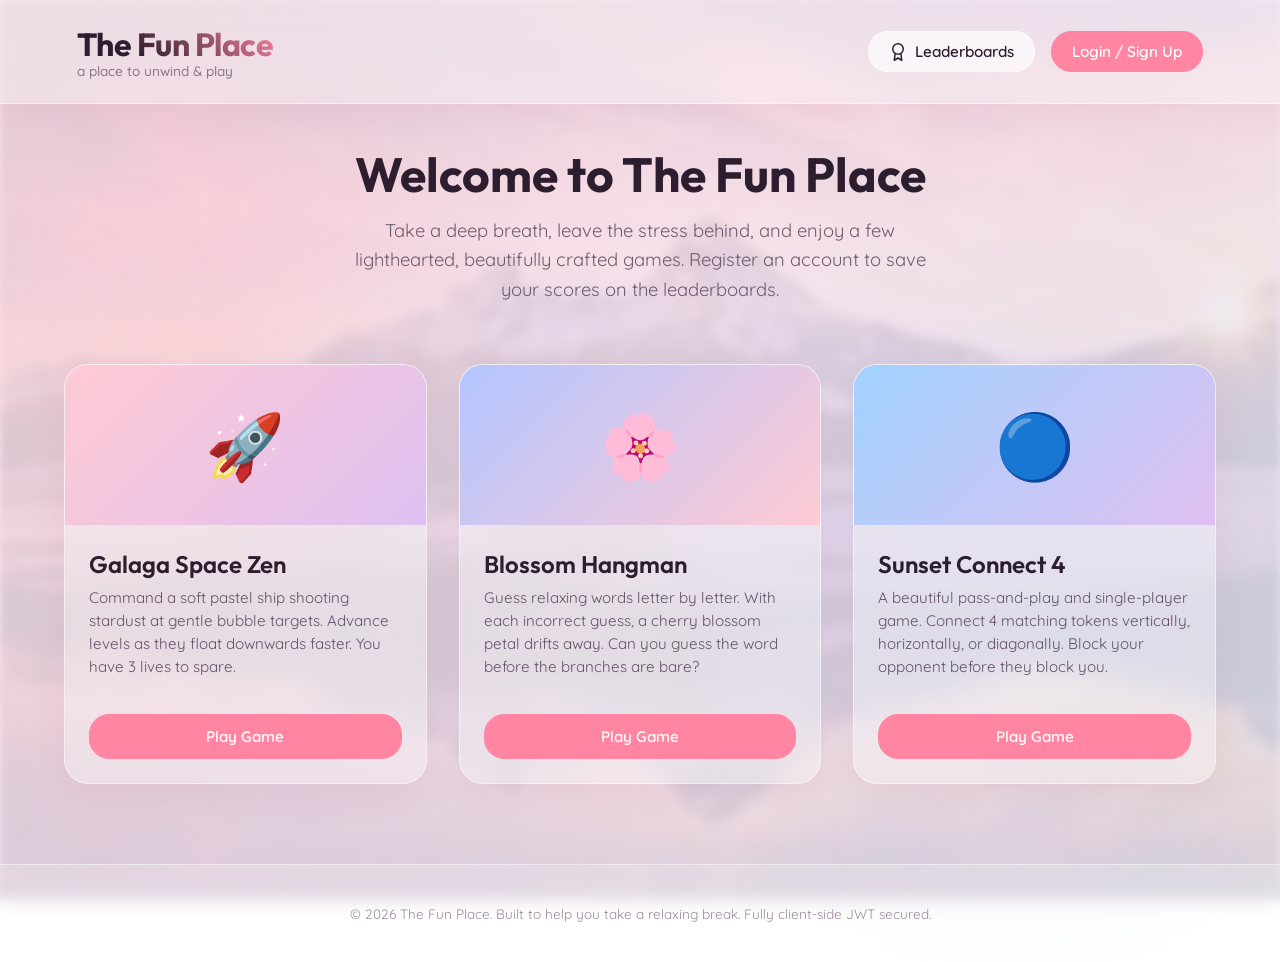
<file: index.html>
<!DOCTYPE html>
<html lang="en">
<head>
    <meta charset="UTF-8">
    <meta name="viewport" content="width=device-width, initial-scale=1.0">
    <title>The Fun Place | Relaxing Web Arcade</title>
    <link rel="stylesheet" href="style.css">
</head>
<body>
    <!-- Ambient backgrounds for relaxing visual depth -->
    <div class="ambient-glow-1"></div>
    <div class="ambient-glow-2"></div>

    <!-- Arcade Header -->
    <header>
        <div class="logo-section" id="logo-btn">
            <h1>The Fun Place</h1>
            <p>a place to unwind & play</p>
        </div>
        <div class="auth-nav">
            <button class="btn-glass" id="leaderboard-btn">
                <svg width="18" height="18" viewBox="0 0 24 24" fill="none" stroke="currentColor" stroke-width="2" stroke-linecap="round" stroke-linejoin="round"><circle cx="12" cy="8" r="7"></circle><polyline points="8.21 13.89 7 23 12 20 17 23 15.79 13.88"></polyline></svg>
                Leaderboards
            </button>
            <div id="auth-status-container">
                <!-- Dynamically populated by main.js -->
                <button class="btn-glass primary" id="login-btn">Login / Sign Up</button>
            </div>
        </div>
    </header>

    <!-- Main Content -->
    <main class="fade-in">
        <section class="hero-section">
            <h2 class="hero-title">Welcome to The Fun Place</h2>
            <p class="hero-subtitle">Take a deep breath, leave the stress behind, and enjoy a few lighthearted, beautifully crafted games. Register an account to save your scores on the leaderboards.</p>
        </section>

        <!-- Games Grid Selection -->
        <section class="games-grid">
            <!-- Game 1: Galaga -->
            <div class="game-card">
                <div class="game-card-banner">🚀</div>
                <div class="game-card-details">
                    <div>
                        <h3 class="game-title">Galaga Space Zen</h3>
                        <p class="game-description">Command a soft pastel ship shooting stardust at gentle bubble targets. Advance levels as they float downwards faster. You have 3 lives to spare.</p>
                    </div>
                    <div class="game-action">
                        <a href="games/galaga/index.html" class="btn-glass primary" style="text-align: center; text-decoration: none;">Play Game</a>
                    </div>
                </div>
            </div>

            <!-- Game 2: Hangman -->
            <div class="game-card">
                <div class="game-card-banner">🌸</div>
                <div class="game-card-details">
                    <div>
                        <h3 class="game-title">Blossom Hangman</h3>
                        <p class="game-description">Guess relaxing words letter by letter. With each incorrect guess, a cherry blossom petal drifts away. Can you guess the word before the branches are bare?</p>
                    </div>
                    <div class="game-action">
                        <a href="games/hangman/index.html" class="btn-glass primary" style="text-align: center; text-decoration: none;">Play Game</a>
                    </div>
                </div>
            </div>

            <!-- Game 3: Connect 4 -->
            <div class="game-card">
                <div class="game-card-banner">🔵</div>
                <div class="game-card-details">
                    <div>
                        <h3 class="game-title">Sunset Connect 4</h3>
                        <p class="game-description">A beautiful pass-and-play and single-player game. Connect 4 matching tokens vertically, horizontally, or diagonally. Block your opponent before they block you.</p>
                    </div>
                    <div class="game-action">
                        <a href="games/connect4/index.html" class="btn-glass primary" style="text-align: center; text-decoration: none;">Play Game</a>
                    </div>
                </div>
            </div>
        </section>
    </main>

    <!-- Modal: Auth (Login/Register) -->
    <div class="modal-overlay" id="auth-modal">
        <div class="modal-container">
            <div class="modal-header">
                <h3 class="modal-title" id="auth-modal-title">Sign In</h3>
                <button class="modal-close" id="auth-modal-close">&times;</button>
            </div>
            <div class="modal-body">
                <form id="auth-form">
                    <div class="form-group">
                        <label for="auth-username">Username</label>
                        <input type="text" id="auth-username" required placeholder="Choose a username..." autocomplete="username">
                    </div>
                    <div class="form-group">
                        <label for="auth-password">Password</label>
                        <input type="password" id="auth-password" required placeholder="Enter password..." autocomplete="current-password">
                    </div>
                    <div class="form-error" id="auth-error-msg"></div>
                    <button type="submit" class="btn-glass primary" id="auth-submit-btn" style="width: 100%; justify-content: center; padding: 12px; margin-top: 10px;">Sign In</button>
                    <p class="form-toggle-text" id="auth-toggle-container">
                        Don't have an account? <a href="#" id="auth-toggle-link">Sign Up</a>
                    </p>
                </form>
            </div>
        </div>
    </div>

    <!-- Modal: Leaderboard -->
    <div class="modal-overlay" id="leaderboard-modal">
        <div class="modal-container">
            <div class="modal-header">
                <h3 class="modal-title">Arcade Leaderboards</h3>
                <button class="modal-close" id="leaderboard-modal-close">&times;</button>
            </div>
            <div class="modal-body">
                <div class="leaderboard-tabs">
                    <button class="leaderboard-tab active" data-game="galaga">Galaga</button>
                    <button class="leaderboard-tab" data-game="hangman">Hangman</button>
                    <button class="leaderboard-tab" data-game="connect4">Connect 4</button>
                </div>
                <ul class="leaderboard-list" id="leaderboard-items">
                    <!-- Loaded dynamically via JavaScript -->
                </ul>
            </div>
        </div>
    </div>

    <!-- Toast Notification Area -->
    <div class="toast-container" id="toast-container"></div>

    <!-- Footer -->
    <footer>
        <p>&copy; 2026 The Fun Place. Built to help you take a relaxing break. Fully client-side JWT secured.</p>
    </footer>

    <script type="module" src="main.js"></script>
</body>
</html>
</file>
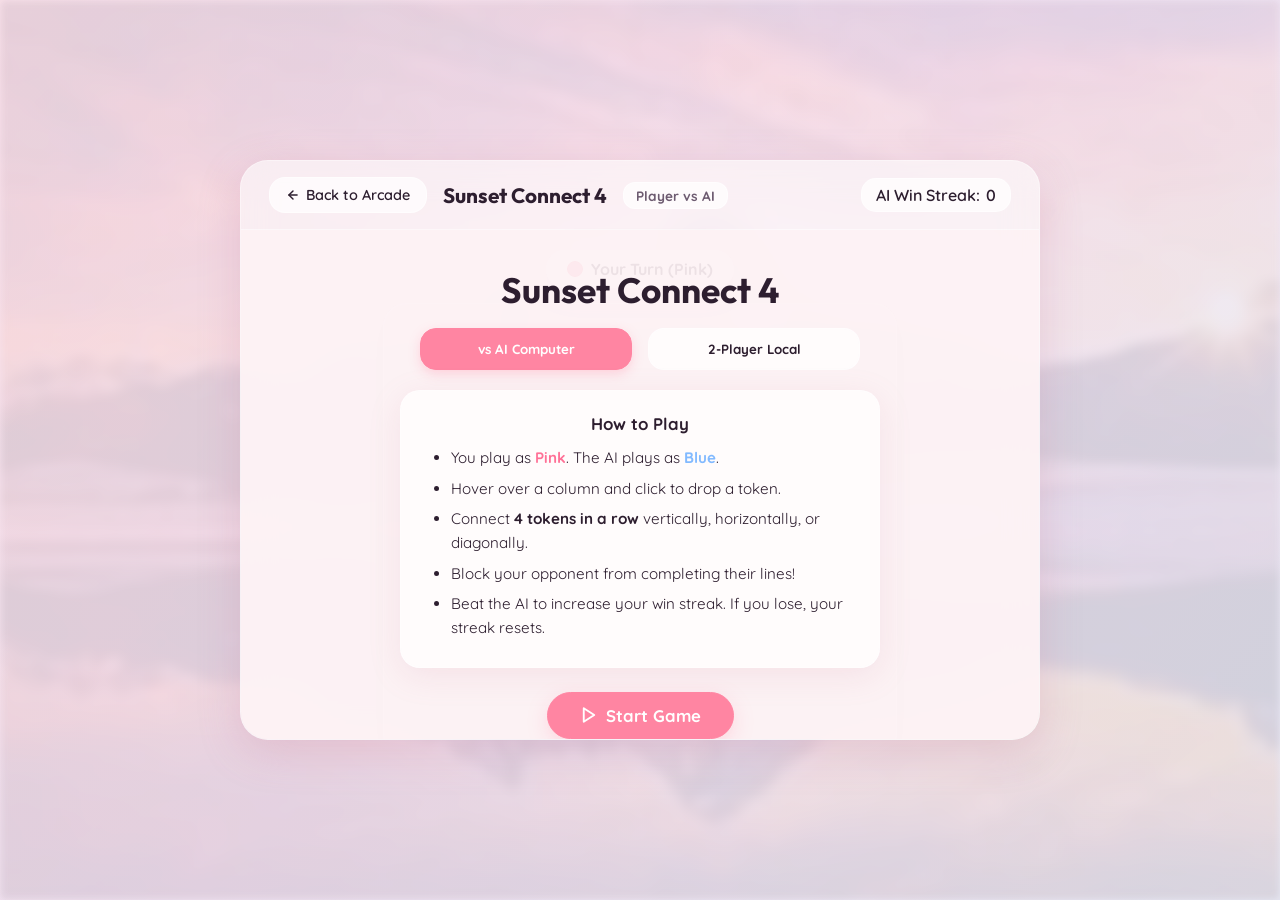
<file: games/connect4/index.html>
<!DOCTYPE html>
<html lang="en">
<head>
    <meta charset="UTF-8">
    <meta name="viewport" content="width=device-width, initial-scale=1.0">
    <title>Sunset Connect 4 | The Fun Place</title>
    <link rel="stylesheet" href="../shared/game-layout.css">
    <style>
        .connect4-play-container {
            display: flex;
            flex-direction: column;
            align-items: center;
            width: 100%;
            height: 100%;
            padding: 20px;
            justify-content: center;
            gap: 15px;
        }

        .connect-hud-mode {
            background: var(--white-glass-heavy);
            padding: 4px 12px;
            border-radius: 12px;
            font-size: 0.85rem;
            font-weight: 700;
            color: #6d5b70;
            border: 1px solid var(--border-glass);
        }

        .turn-indicator-card {
            display: flex;
            align-items: center;
            gap: 8px;
            background: var(--white-glass-heavy);
            padding: 8px 20px;
            border-radius: 20px;
            border: 1px solid var(--border-glass);
            font-weight: 700;
            font-size: 1rem;
            box-shadow: var(--shadow-soft);
        }

        .token-preview {
            width: 16px;
            height: 16px;
            border-radius: 50%;
            display: inline-block;
            transition: background 0.3s ease;
        }

        .token-pink {
            background: #ff85a2;
            border: 1.5px solid #ff7096;
        }

        .token-blue {
            background: #a2d2ff;
            border: 1.5px solid #82baff;
        }

        .canvas-wrapper {
            background: rgba(255, 255, 255, 0.15);
            border-radius: 24px;
            padding: 16px;
            border: 1px solid var(--border-glass);
            box-shadow: var(--shadow-soft);
        }

        canvas {
            display: block;
            background: transparent;
            cursor: pointer;
        }

        .mode-selection-btns {
            display: flex;
            gap: 16px;
            margin-bottom: 20px;
            width: 100%;
            max-width: 440px;
        }

        .mode-btn {
            flex: 1;
            padding: 12px;
            border-radius: 16px;
            border: 1.5px solid var(--border-glass);
            background: rgba(255,255,255,0.7);
            font-family: var(--font-body);
            font-weight: 700;
            color: var(--slate-dark);
            cursor: pointer;
            transition: all 0.3s ease;
            text-align: center;
        }

        .mode-btn.selected {
            background: var(--primary-pink);
            color: white;
            border-color: var(--primary-pink);
            box-shadow: 0 4px 12px rgba(255, 133, 162, 0.3);
        }

        .mode-btn:hover:not(.selected) {
            background: var(--primary-pink-light);
            border-color: var(--primary-pink);
        }
    </style>
</head>
<body>
    <div class="game-viewport">
        <!-- HUD -->
        <div class="game-hud">
            <div class="hud-left">
                <a href="../../index.html" class="btn-back">
                    <svg width="14" height="14" viewBox="0 0 24 24" fill="none" stroke="currentColor" stroke-width="2.5" stroke-linecap="round" stroke-linejoin="round"><line x1="19" y1="12" x2="5" y2="12"></line><polyline points="12 19 5 12 12 5"></polyline></svg>
                    Back to Arcade
                </a>
                <span class="hud-title">Sunset Connect 4</span>
                <span class="connect-hud-mode" id="hud-game-mode">Player vs AI</span>
            </div>
            <div class="hud-stats">
                <div class="hud-stat-item">
                    <span>AI Win Streak:</span>
                    <span id="hud-streak">0</span>
                </div>
            </div>
        </div>

        <!-- Play Area -->
        <div class="game-play-area">
            
            <div class="connect4-play-container">
                <!-- Turn Indicator -->
                <div class="turn-indicator-card" id="turn-card">
                    <span class="token-preview token-pink" id="turn-token"></span>
                    <span id="turn-text">Your Turn (Pink)</span>
                </div>

                <!-- Canvas Grid -->
                <div class="canvas-wrapper">
                    <canvas id="connect-canvas" width="480" height="420"></canvas>
                </div>
            </div>

            <!-- Screen: Start Game / Instructions -->
            <div class="screen-overlay" id="start-screen">
                <h3 class="screen-title">Sunset Connect 4</h3>
                
                <div class="mode-selection-btns">
                    <button class="mode-btn selected" id="mode-ai" data-mode="ai">vs AI Computer</button>
                    <button class="mode-btn" id="mode-local" data-mode="local">2-Player Local</button>
                </div>

                <div class="instructions-card">
                    <h4>How to Play</h4>
                    <ul id="instructions-list">
                        <li>You play as <strong style="color:#ff7096">Pink</strong>. The AI plays as <strong style="color:#82baff">Blue</strong>.</li>
                        <li>Hover over a column and click to drop a token.</li>
                        <li>Connect <strong>4 tokens in a row</strong> vertically, horizontally, or diagonally.</li>
                        <li>Block your opponent from completing their lines!</li>
                        <li>Beat the AI to increase your win streak. If you lose, your streak resets.</li>
                    </ul>
                </div>
                <button class="btn-game-primary" id="play-btn">
                    <svg width="18" height="18" viewBox="0 0 24 24" fill="none" stroke="currentColor" stroke-width="2.5" stroke-linecap="round" stroke-linejoin="round"><polygon points="5 3 19 12 5 21 5 3"></polygon></svg>
                    Start Game
                </button>
            </div>

            <!-- Screen: Game Over -->
            <div class="screen-overlay hidden" id="gameover-screen">
                <h3 class="screen-title" id="gameover-title">Game Over</h3>
                <p style="font-size: 1.1rem; margin-bottom: 8px;" id="gameover-subtitle">Match completed!</p>
                <div class="score-badge" id="streak-score" style="font-size: 1.8rem;">Streak: 0</div>
                <p id="submission-status" style="margin-bottom: 24px; font-weight: 500; font-size: 0.95rem; color: #6d5b70;"></p>
                
                <div style="display: flex; flex-direction: column; gap: 10px;">
                    <button class="btn-game-primary" id="retry-btn">
                        <svg width="18" height="18" viewBox="0 0 24 24" fill="none" stroke="currentColor" stroke-width="2.5" stroke-linecap="round" stroke-linejoin="round"><path d="M21.5 2v6h-6M21.34 15.57a10 10 0 1 1-.57-8.38l5.67-5.67"></path></svg>
                        Play Again
                    </button>
                    <a href="../../index.html" class="btn-game-secondary" style="text-align: center; text-decoration: none;">Return to Arcade</a>
                </div>
            </div>
            
        </div>
    </div>

    <script type="module" src="game.js"></script>
</body>
</html>
</file>
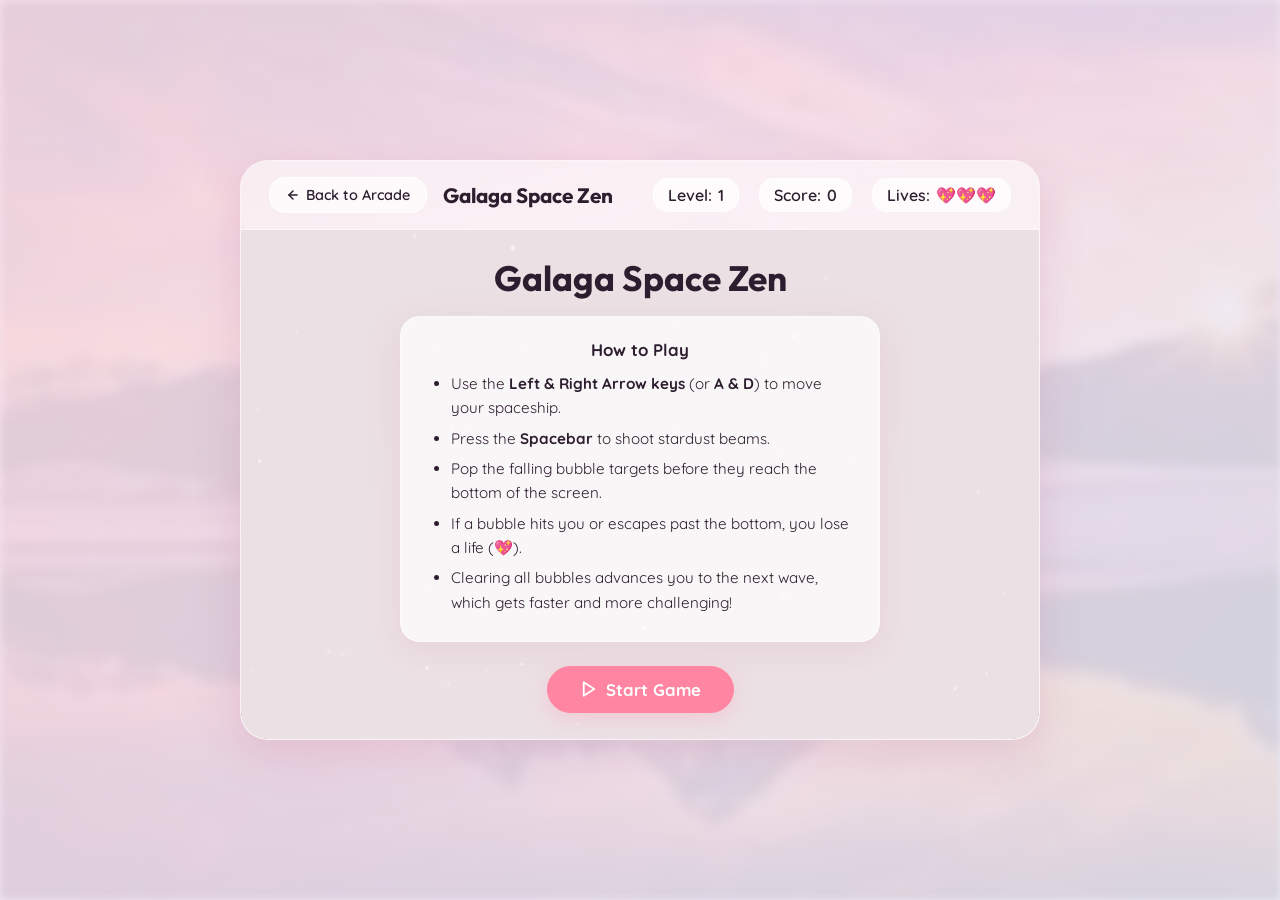
<file: games/galaga/index.html>
<!DOCTYPE html>
<html lang="en">
<head>
    <meta charset="UTF-8">
    <meta name="viewport" content="width=device-width, initial-scale=1.0">
    <title>Galaga Space Zen | The Fun Place</title>
    <link rel="stylesheet" href="../shared/game-layout.css">
    <style>
        canvas {
            display: block;
            background: radial-gradient(ellipse at bottom, #2b1d31 0%, #170e1c 100%);
            border-radius: 0 0 28px 28px;
            width: 100%;
            height: 100%;
        }
    </style>
</head>
<body>
    <div class="game-viewport">
        <!-- HUD -->
        <div class="game-hud">
            <div class="hud-left">
                <a href="../../index.html" class="btn-back" id="back-home-btn">
                    <svg width="14" height="14" viewBox="0 0 24 24" fill="none" stroke="currentColor" stroke-width="2.5" stroke-linecap="round" stroke-linejoin="round"><line x1="19" y1="12" x2="5" y2="12"></line><polyline points="12 19 5 12 12 5"></polyline></svg>
                    Back to Arcade
                </a>
                <span class="hud-title">Galaga Space Zen</span>
            </div>
            <div class="hud-stats">
                <div class="hud-stat-item">
                    <span>Level:</span>
                    <span id="hud-level">1</span>
                </div>
                <div class="hud-stat-item">
                    <span>Score:</span>
                    <span id="hud-score">0</span>
                </div>
                <div class="hud-stat-item">
                    <span>Lives:</span>
                    <span id="hud-lives" style="color: var(--primary-pink)">💖💖💖</span>
                </div>
            </div>
        </div>

        <!-- Canvas Play Area -->
        <div class="game-play-area">
            <canvas id="game-canvas" width="800" height="490"></canvas>

            <!-- Screen: Start Game / Instructions -->
            <div class="screen-overlay" id="start-screen">
                <h3 class="screen-title">Galaga Space Zen</h3>
                <div class="instructions-card">
                    <h4>How to Play</h4>
                    <ul>
                        <li>Use the <strong>Left & Right Arrow keys</strong> (or <strong>A & D</strong>) to move your spaceship.</li>
                        <li>Press the <strong>Spacebar</strong> to shoot stardust beams.</li>
                        <li>Pop the falling bubble targets before they reach the bottom of the screen.</li>
                        <li>If a bubble hits you or escapes past the bottom, you lose a life (💖).</li>
                        <li>Clearing all bubbles advances you to the next wave, which gets faster and more challenging!</li>
                    </ul>
                </div>
                <button class="btn-game-primary" id="play-btn">
                    <svg width="18" height="18" viewBox="0 0 24 24" fill="none" stroke="currentColor" stroke-width="2.5" stroke-linecap="round" stroke-linejoin="round"><polygon points="5 3 19 12 5 21 5 3"></polygon></svg>
                    Start Game
                </button>
            </div>

            <!-- Screen: Game Over -->
            <div class="screen-overlay hidden" id="gameover-screen">
                <h3 class="screen-title" style="color: #e53935;">Zen Interrupted</h3>
                <p style="font-size: 1.1rem; margin-bottom: 8px;">Your final score is</p>
                <div class="score-badge" id="final-score">0</div>
                <p id="submission-status" style="margin-bottom: 24px; font-weight: 500; font-size: 0.95rem; color: #6d5b70;"></p>
                
                <div style="display: flex; flex-direction: column; gap: 10px;">
                    <button class="btn-game-primary" id="retry-btn">
                        <svg width="18" height="18" viewBox="0 0 24 24" fill="none" stroke="currentColor" stroke-width="2.5" stroke-linecap="round" stroke-linejoin="round"><path d="M21.5 2v6h-6M21.34 15.57a10 10 0 1 1-.57-8.38l5.67-5.67"></path></svg>
                        Play Again
                    </button>
                    <a href="../../index.html" class="btn-game-secondary" style="text-align: center; text-decoration: none;">Return to Arcade</a>
                </div>
            </div>
            
            <!-- Custom floating toast inside canvas -->
            <div id="canvas-toast-container"></div>
        </div>
    </div>

    <script type="module" src="game.js"></script>
</body>
</html>
</file>
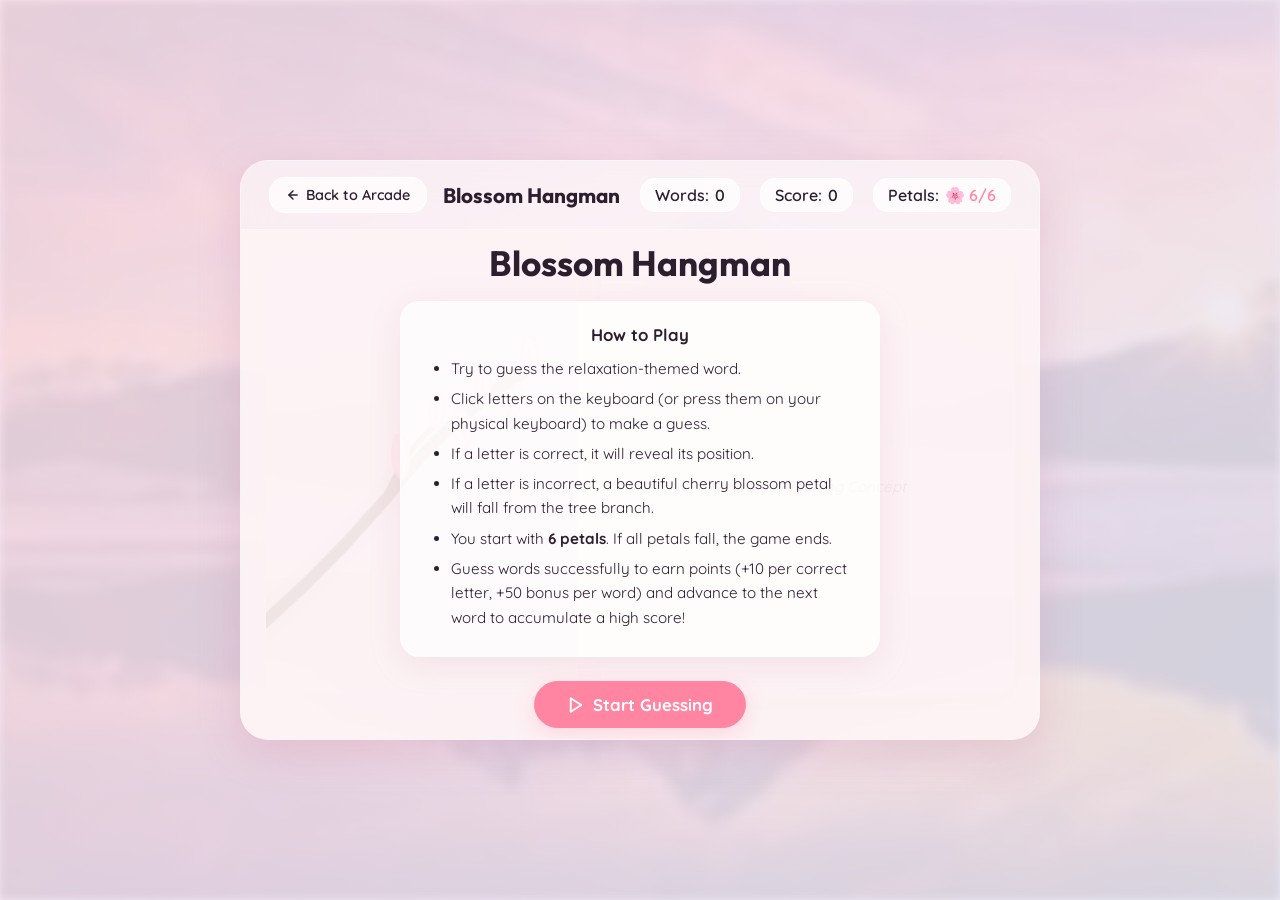
<file: games/hangman/index.html>
<!DOCTYPE html>
<html lang="en">
<head>
    <meta charset="UTF-8">
    <meta name="viewport" content="width=device-width, initial-scale=1.0">
    <title>Blossom Hangman | The Fun Place</title>
    <link rel="stylesheet" href="../shared/game-layout.css">
    <style>
        .hangman-play-container {
            display: flex;
            flex-direction: column;
            width: 100%;
            height: 100%;
            padding: 24px;
            gap: 20px;
        }

        .hangman-upper {
            display: flex;
            flex: 1;
            min-height: 240px;
            gap: 24px;
        }

        .canvas-container {
            flex: 1;
            background: rgba(255, 255, 255, 0.25);
            border: 1px solid var(--border-glass);
            border-radius: 20px;
            overflow: hidden;
            position: relative;
        }

        canvas {
            width: 100%;
            height: 100%;
            display: block;
        }

        .word-display-container {
            flex: 1.2;
            display: flex;
            flex-direction: column;
            justify-content: center;
            align-items: center;
            background: rgba(255, 255, 255, 0.4);
            border: 1px solid var(--border-glass);
            border-radius: 20px;
            padding: 20px;
            box-shadow: var(--shadow-soft);
        }

        .word-slots {
            display: flex;
            gap: 12px;
            margin-bottom: 24px;
            flex-wrap: wrap;
            justify-content: center;
        }

        .word-slot {
            width: 32px;
            height: 40px;
            border-bottom: 3px solid var(--primary-pink);
            display: flex;
            justify-content: center;
            align-items: center;
            font-family: var(--font-heading);
            font-size: 1.8rem;
            font-weight: 700;
            color: var(--slate-dark);
            text-transform: uppercase;
        }

        .word-hint {
            font-size: 0.95rem;
            color: #6d5b70;
            font-style: italic;
            text-align: center;
        }

        .keyboard-container {
            display: flex;
            flex-wrap: wrap;
            gap: 8px;
            justify-content: center;
            max-width: 650px;
            margin: 0 auto;
        }

        .key-btn {
            width: 40px;
            height: 40px;
            border-radius: 10px;
            border: 1px solid var(--border-glass);
            background: var(--white-glass-heavy);
            color: var(--slate-dark);
            font-family: var(--font-heading);
            font-size: 1.1rem;
            font-weight: 600;
            cursor: pointer;
            transition: all 0.2s ease;
            display: flex;
            justify-content: center;
            align-items: center;
            text-transform: uppercase;
        }

        .key-btn:hover:not(:disabled) {
            background: var(--pastel-purple);
            transform: translateY(-2px);
            box-shadow: 0 4px 8px rgba(0, 0, 0, 0.05);
        }

        .key-btn:disabled {
            opacity: 0.4;
            cursor: default;
        }

        .key-btn.correct {
            background: #b9fbc0; /* soft pastel green */
            color: #1b5e20;
            border-color: #a5d6a7;
        }

        .key-btn.incorrect {
            background: #ffccd5; /* soft pastel red */
            color: #c62828;
            border-color: #ffb3c1;
        }
    </style>
</head>
<body>
    <div class="game-viewport">
        <!-- HUD -->
        <div class="game-hud">
            <div class="hud-left">
                <a href="../../index.html" class="btn-back">
                    <svg width="14" height="14" viewBox="0 0 24 24" fill="none" stroke="currentColor" stroke-width="2.5" stroke-linecap="round" stroke-linejoin="round"><line x1="19" y1="12" x2="5" y2="12"></line><polyline points="12 19 5 12 12 5"></polyline></svg>
                    Back to Arcade
                </a>
                <span class="hud-title">Blossom Hangman</span>
            </div>
            <div class="hud-stats">
                <div class="hud-stat-item">
                    <span>Words:</span>
                    <span id="hud-words">0</span>
                </div>
                <div class="hud-stat-item">
                    <span>Score:</span>
                    <span id="hud-score">0</span>
                </div>
                <div class="hud-stat-item">
                    <span>Petals:</span>
                    <span id="hud-petals" style="color: var(--primary-pink)">🌸 6/6</span>
                </div>
            </div>
        </div>

        <!-- Play Area -->
        <div class="game-play-area">
            
            <div class="hangman-play-container">
                <div class="hangman-upper">
                    <!-- Cherry Blossom Canvas -->
                    <div class="canvas-container">
                        <canvas id="hangman-canvas" width="300" height="240"></canvas>
                    </div>
                    
                    <!-- Word Slots -->
                    <div class="word-display-container">
                        <div class="word-slots" id="word-slots-container">
                            <!-- Populated dynamically -->
                        </div>
                        <div class="word-hint" id="word-hint-text">Category: Relaxing Concept</div>
                    </div>
                </div>
                
                <!-- Keyboard -->
                <div class="keyboard-container" id="keyboard-container">
                    <!-- Populated dynamically -->
                </div>
            </div>

            <!-- Screen: Start Game / Instructions -->
            <div class="screen-overlay" id="start-screen">
                <h3 class="screen-title">Blossom Hangman</h3>
                <div class="instructions-card">
                    <h4>How to Play</h4>
                    <ul>
                        <li>Try to guess the relaxation-themed word.</li>
                        <li>Click letters on the keyboard (or press them on your physical keyboard) to make a guess.</li>
                        <li>If a letter is correct, it will reveal its position.</li>
                        <li>If a letter is incorrect, a beautiful cherry blossom petal will fall from the tree branch.</li>
                        <li>You start with <strong>6 petals</strong>. If all petals fall, the game ends.</li>
                        <li>Guess words successfully to earn points (+10 per correct letter, +50 bonus per word) and advance to the next word to accumulate a high score!</li>
                    </ul>
                </div>
                <button class="btn-game-primary" id="play-btn">
                    <svg width="18" height="18" viewBox="0 0 24 24" fill="none" stroke="currentColor" stroke-width="2.5" stroke-linecap="round" stroke-linejoin="round"><polygon points="5 3 19 12 5 21 5 3"></polygon></svg>
                    Start Guessing
                </button>
            </div>

            <!-- Screen: Game Over -->
            <div class="screen-overlay hidden" id="gameover-screen">
                <h3 class="screen-title" style="color: #6d5b70;">All Petals Have Fallen</h3>
                <p style="font-size: 1.1rem; margin-bottom: 8px;">The word was: <strong id="reveal-word" style="color: var(--primary-pink); text-transform: uppercase;"></strong></p>
                <p style="font-size: 1.1rem; margin-bottom: 8px;">Your final score is</p>
                <div class="score-badge" id="final-score">0</div>
                <p id="submission-status" style="margin-bottom: 24px; font-weight: 500; font-size: 0.95rem; color: #6d5b70;"></p>
                
                <div style="display: flex; flex-direction: column; gap: 10px;">
                    <button class="btn-game-primary" id="retry-btn">
                        <svg width="18" height="18" viewBox="0 0 24 24" fill="none" stroke="currentColor" stroke-width="2.5" stroke-linecap="round" stroke-linejoin="round"><path d="M21.5 2v6h-6M21.34 15.57a10 10 0 1 1-.57-8.38l5.67-5.67"></path></svg>
                        Play Again
                    </button>
                    <a href="../../index.html" class="btn-game-secondary" style="text-align: center; text-decoration: none;">Return to Arcade</a>
                </div>
            </div>
            
        </div>
    </div>

    <script type="module" src="game.js"></script>
</body>
</html>
</file>
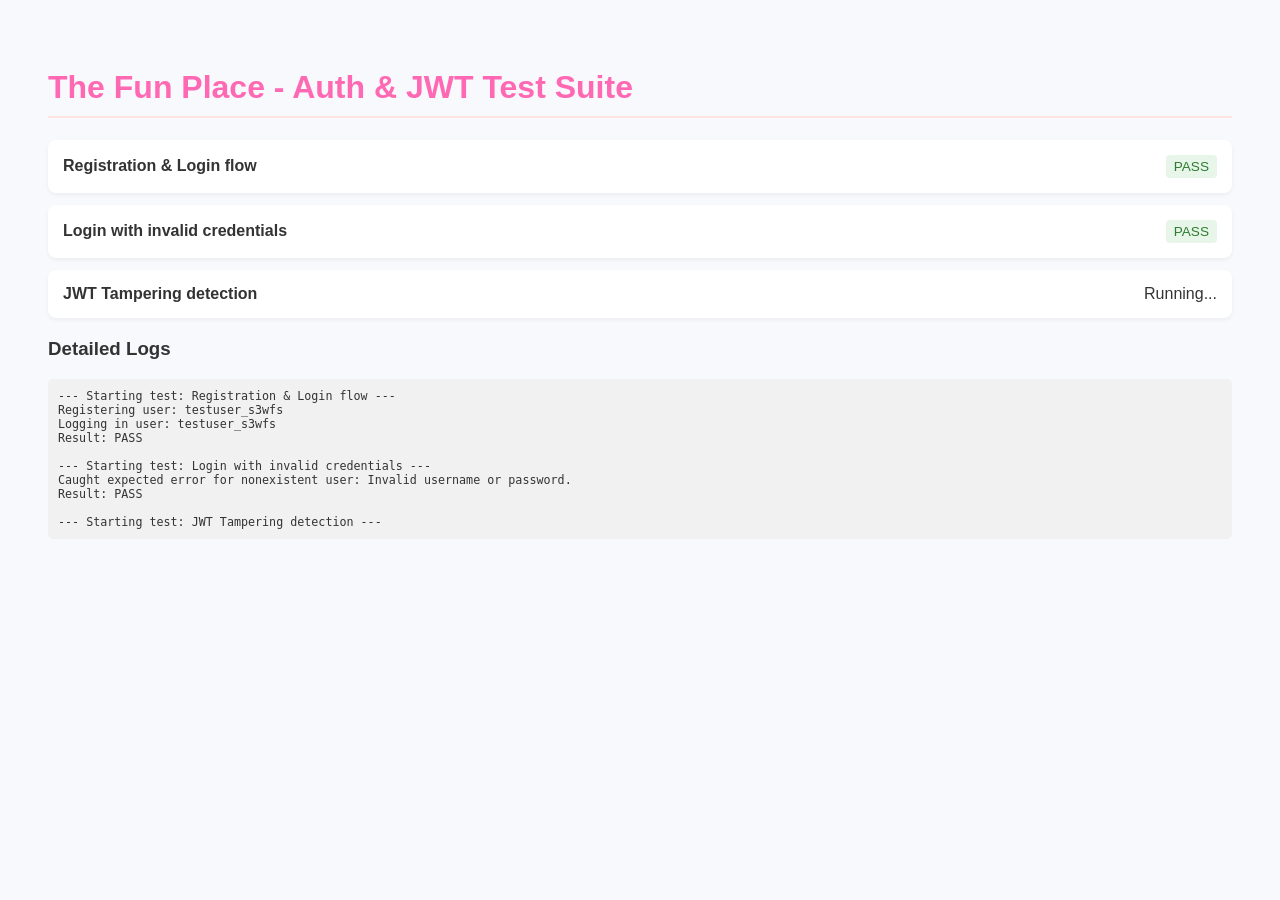
<file: test-auth.html>
<!DOCTYPE html>
<html lang="en">
<head>
    <meta charset="UTF-8">
    <meta name="viewport" content="width=device-width, initial-scale=1.0">
    <title>Auth Test Suite</title>
    <style>
        body {
            font-family: -apple-system, BlinkMacSystemFont, "Segoe UI", Roboto, Helvetica, Arial, sans-serif;
            background-color: #f7f9fc;
            padding: 40px;
            color: #333;
        }
        h1 {
            color: #ff69b4;
            border-bottom: 2px solid #ffe4e1;
            padding-bottom: 10px;
        }
        .test-case {
            background-color: white;
            border-radius: 8px;
            padding: 15px;
            margin-bottom: 12px;
            box-shadow: 0 2px 4px rgba(0,0,0,0.05);
            display: flex;
            justify-content: space-between;
            align-items: center;
        }
        .test-name {
            font-weight: 600;
        }
        .pass {
            color: #2e7d32;
            background-color: #e8f5e9;
            padding: 4px 8px;
            border-radius: 4px;
            font-size: 0.85em;
        }
        .fail {
            color: #c62828;
            background-color: #ffebee;
            padding: 4px 8px;
            border-radius: 4px;
            font-size: 0.85em;
        }
        pre {
            background: #f1f1f1;
            padding: 10px;
            border-radius: 5px;
            font-size: 0.9em;
            overflow-x: auto;
        }
    </style>
</head>
<body>
    <h1>The Fun Place - Auth & JWT Test Suite</h1>
    <div id="results">Running tests...</div>
    <div style="margin-top: 20px;">
        <h3>Detailed Logs</h3>
        <pre id="logs"></pre>
    </div>

    <script type="module">
        import { Auth } from './js/auth.js';

        const resultsContainer = document.getElementById('results');
        const logsContainer = document.getElementById('logs');

        function log(message) {
            logsContainer.textContent += message + '\n';
        }

        const tests = [];
        function addTest(name, fn) {
            tests.push({ name, fn });
        }

        function assert(condition, message) {
            if (!condition) {
                throw new Error(message || "Assertion failed");
            }
        }

        // Test 1: Register and Login
        addTest("Registration & Login flow", async () => {
            localStorage.clear();
            const username = "testuser_" + Math.random().toString(36).substring(7);
            
            log(`Registering user: ${username}`);
            const regResult = await Auth.register(username, "secure_pass123");
            assert(regResult.success === true, "Registration success field should be true");

            log(`Logging in user: ${username}`);
            const loginResult = await Auth.login(username, "secure_pass123");
            assert(loginResult.success === true, "Login success field should be true");
            assert(typeof loginResult.token === 'string', "JWT token should be returned");
            
            const currentUser = Auth.getCurrentUser();
            assert(currentUser !== null, "Current user should not be null after login");
            assert(currentUser.username === username, `Username matches. Expected ${username}, got ${currentUser.username}`);
        });

        // Test 2: Invalid Login
        addTest("Login with invalid credentials", async () => {
            try {
                await Auth.login("nonexistent_user", "somepassword");
                assert(false, "Should have thrown an error for nonexistent user");
            } catch (e) {
                log(`Caught expected error for nonexistent user: ${e.message}`);
                assert(e.message === "Invalid username or password.", "Expected invalid creds message");
            }
        });

        // Test 3: JWT Tampering Detection
        addTest("JWT Tampering detection", async () => {
            const username = "tamper_user";
            await Auth.register(username, "secure_pass123");
            const { token } = await Auth.login(username, "secure_pass123");
            
            log(`Original Token: ${token}`);
            const parts = token.split('.');
            
            // Alter the payload (middle part)
            const decodedPayload = JSON.parse(decodeURIComponent(escape(atob(parts[1].replace(/-/g, '+').replace(/_/g, '/')))));
            decodedPayload.username = "admin"; // Tamper
            const tamperedPayload = btoa(JSON.stringify(decodedPayload)).replace(/\+/g, '-').replace(/\//g, '_').replace(/=+$/, '');
            
            const tamperedToken = `${parts[0]}.${tamperedPayload}.${parts[2]}`;
            log(`Tampered Token: ${tamperedToken}`);
            
            const verified = Auth.validateToken(tamperedToken);
            assert(verified === null, "Tampered token should fail validation and return null");
            log("Tampered token correctly rejected.");
        });

        // Test 4: JWT Expiration Detection
        addTest("JWT Expiration handling", () => {
            // Let's create an expired token manually using auth.js's encoding scheme
            // Header
            const header = { alg: "HS256", typ: "JWT" };
            const encodedHeader = btoa(JSON.stringify(header)).replace(/\+/g, '-').replace(/\//g, '_').replace(/=+$/, '');
            
            // Expired payload (exp is in the past)
            const payload = {
                userId: "usr_123",
                username: "expired_user",
                exp: Math.floor(Date.now() / 1000) - 100 // expired 100 seconds ago
            };
            const encodedPayload = btoa(JSON.stringify(payload)).replace(/\+/g, '-').replace(/\//g, '_').replace(/=+$/, '');
            
            // Signature secret from auth.js: "relaxing_sunset_secret_key_12345"
            // We replicate signature check
            const secret = "relaxing_sunset_secret_key_12345";
            const message = `${encodedHeader}.${encodedPayload}`;
            
            let hash = 0;
            const combined = message + secret;
            for (let i = 0; i < combined.length; i++) {
                hash = (hash << 5) - hash + combined.charCodeAt(i);
                hash |= 0;
            }
            const hexHash = Math.abs(hash).toString(16) + (hash < 0 ? 'n' : 'p');
            const signature = btoa(hexHash).replace(/\+/g, '-').replace(/\//g, '_').replace(/=+$/, '');
            
            const expiredToken = `${encodedHeader}.${encodedPayload}.${signature}`;
            log(`Expired Token: ${expiredToken}`);
            
            const verified = Auth.validateToken(expiredToken);
            assert(verified === null, "Expired token should fail validation and return null");
            log("Expired token correctly rejected.");
        });

        async function runSuite() {
            resultsContainer.innerHTML = '';
            let passed = 0;
            let failed = 0;
            
            for (const test of tests) {
                const row = document.createElement('div');
                row.className = 'test-case';
                row.innerHTML = `<span class="test-name">${test.name}</span><span class="status">Running...</span>`;
                resultsContainer.appendChild(row);
                
                try {
                    log(`--- Starting test: ${test.name} ---`);
                    await test.fn();
                    log(`Result: PASS\n`);
                    row.querySelector('.status').className = 'status pass';
                    row.querySelector('.status').textContent = 'PASS';
                    passed++;
                } catch (e) {
                    log(`Result: FAIL - ${e.message}\n${e.stack}\n`);
                    row.querySelector('.status').className = 'status fail';
                    row.querySelector('.status').textContent = 'FAIL';
                    failed++;
                }
            }
            
            const summary = document.createElement('div');
            summary.style.marginTop = '20px';
            summary.style.fontWeight = 'bold';
            summary.style.fontSize = '1.2em';
            summary.innerHTML = `Tests completed: <span style="color:#2e7d32">${passed} Passed</span>, <span style="color:#c62828">${failed} Failed</span>`;
            resultsContainer.appendChild(summary);
        }

        runSuite();
    </script>
</body>
</html>
</file>
<file: style.css>
@import url('https://fonts.googleapis.com/css2?family=Outfit:wght@300;400;500;600;700&family=Quicksand:wght@400;500;600;700&display=swap');

:root {
    --bg-gradient: linear-gradient(135deg, #fce4ec 0%, #f3e5f5 50%, #e8eaf6 100%);
    --primary-pink: #ff85a2;
    --primary-pink-hover: #ff7096;
    --primary-pink-light: #fff0f3;
    --pastel-lavender: #b3c5ff;
    --pastel-purple: #dec0f1;
    --pastel-blue: #a2d2ff;
    --pastel-peach: #ffcad4;
    --slate-dark: #2d1e2f;
    --white-glass: rgba(255, 255, 255, 0.35);
    --white-glass-heavy: rgba(255, 255, 255, 0.65);
    --border-glass: rgba(255, 255, 255, 0.45);
    --shadow-soft: 0 8px 32px 0 rgba(199, 125, 155, 0.15);
    --shadow-heavy: 0 12px 40px 0 rgba(199, 125, 155, 0.25);
    --transition-smooth: all 0.4s cubic-bezier(0.165, 0.84, 0.44, 1);
    --font-heading: 'Outfit', sans-serif;
    --font-body: 'Quicksand', sans-serif;
}

* {
    box-sizing: border-box;
    margin: 0;
    padding: 0;
}

body {
    font-family: var(--font-body);
    color: var(--slate-dark);
    min-height: 100vh;
    background: var(--bg-gradient);
    background-attachment: fixed;
    position: relative;
    overflow-x: hidden;
}

/* Background Reference Visual */
body::before {
    content: '';
    position: fixed;
    top: 0;
    left: 0;
    width: 100%;
    height: 100%;
    background-image: url('assets/mountains.jpeg');
    background-size: cover;
    background-position: center;
    opacity: 0.12;
    filter: blur(4px);
    z-index: -2;
}

/* Soft ambient colors representing mountain sunset glow */
.ambient-glow-1 {
    position: fixed;
    top: -10%;
    left: -10%;
    width: 50vw;
    height: 50vw;
    background: radial-gradient(circle, rgba(255,192,203,0.3) 0%, rgba(255,255,255,0) 70%);
    z-index: -1;
    pointer-events: none;
    animation: float-slow 15s infinite ease-in-out;
}

.ambient-glow-2 {
    position: fixed;
    bottom: -10%;
    right: -10%;
    width: 60vw;
    height: 60vw;
    background: radial-gradient(circle, rgba(179,197,255,0.2) 0%, rgba(255,255,255,0) 70%);
    z-index: -1;
    pointer-events: none;
    animation: float-slow 20s infinite ease-in-out alternate;
}

/* Animations */
@keyframes float-slow {
    0% { transform: translate(0, 0) scale(1); }
    50% { transform: translate(3%, 5%) scale(1.05); }
    100% { transform: translate(0, 0) scale(1); }
}

@keyframes fadeIn {
    from { opacity: 0; transform: translateY(15px); }
    to { opacity: 1; transform: translateY(0); }
}

.fade-in {
    animation: fadeIn 0.8s cubic-bezier(0.165, 0.84, 0.44, 1) forwards;
}

/* Header Grid & Styles */
header {
    display: flex;
    justify-content: space-between;
    align-items: center;
    padding: 24px 6%;
    background: var(--white-glass);
    backdrop-filter: blur(16px);
    -webkit-backdrop-filter: blur(16px);
    border-bottom: 1px solid var(--border-glass);
    position: sticky;
    top: 0;
    z-index: 100;
    box-shadow: var(--shadow-soft);
}

.logo-section h1 {
    font-family: var(--font-heading);
    font-weight: 700;
    font-size: 2rem;
    color: var(--slate-dark);
    letter-spacing: -0.5px;
    background: linear-gradient(45deg, var(--slate-dark) 30%, var(--primary-pink) 100%);
    -webkit-background-clip: text;
    -webkit-text-fill-color: transparent;
    cursor: pointer;
}

.logo-section p {
    font-size: 0.85rem;
    color: #88748a;
    font-weight: 500;
    margin-top: -2px;
}

.auth-nav {
    display: flex;
    align-items: center;
    gap: 16px;
}

.user-status {
    font-weight: 500;
    font-size: 0.95rem;
    color: var(--slate-dark);
    background: var(--white-glass-heavy);
    padding: 8px 16px;
    border-radius: 20px;
    border: 1px solid var(--border-glass);
    display: flex;
    align-items: center;
    gap: 8px;
}

/* Glass Buttons */
.btn-glass {
    font-family: var(--font-body);
    font-weight: 600;
    font-size: 0.95rem;
    padding: 10px 20px;
    border-radius: 20px;
    border: 1px solid var(--border-glass);
    background: var(--white-glass-heavy);
    color: var(--slate-dark);
    cursor: pointer;
    transition: var(--transition-smooth);
    display: inline-flex;
    align-items: center;
    gap: 8px;
    outline: none;
}

.btn-glass:hover {
    background: var(--primary-pink);
    color: white;
    transform: translateY(-2px);
    box-shadow: 0 6px 20px rgba(255, 133, 162, 0.3);
    border-color: var(--primary-pink);
}

.btn-glass.primary {
    background: var(--primary-pink);
    color: white;
    border-color: var(--primary-pink);
}

.btn-glass.primary:hover {
    background: var(--primary-pink-hover);
    box-shadow: 0 8px 24px rgba(255, 133, 162, 0.4);
}

/* Main Dashboard Layout */
main {
    max-width: 1200px;
    margin: 40px auto 80px;
    padding: 0 24px;
}

.hero-section {
    text-align: center;
    margin-bottom: 60px;
}

.hero-title {
    font-family: var(--font-heading);
    font-size: 3rem;
    font-weight: 700;
    color: var(--slate-dark);
    margin-bottom: 12px;
}

.hero-subtitle {
    font-size: 1.15rem;
    color: #6d5b70;
    max-width: 600px;
    margin: 0 auto;
    line-height: 1.6;
}

/* Games Grid */
.games-grid {
    display: grid;
    grid-template-columns: repeat(auto-fit, minmax(320px, 1fr));
    gap: 32px;
}

.game-card {
    background: var(--white-glass);
    backdrop-filter: blur(12px);
    -webkit-backdrop-filter: blur(12px);
    border: 1px solid var(--border-glass);
    border-radius: 24px;
    overflow: hidden;
    box-shadow: var(--shadow-soft);
    transition: var(--transition-smooth);
    display: flex;
    flex-direction: column;
    height: 420px;
    position: relative;
}

.game-card:hover {
    transform: translateY(-8px) scale(1.01);
    box-shadow: var(--shadow-heavy);
    border-color: rgba(255, 133, 162, 0.4);
}

.game-card::before {
    content: '';
    position: absolute;
    top: 0;
    left: 0;
    width: 100%;
    height: 6px;
    background: linear-gradient(90deg, var(--pastel-blue), var(--primary-pink), var(--pastel-purple));
    opacity: 0.8;
}

.game-card-banner {
    height: 160px;
    background: linear-gradient(135deg, var(--pastel-peach) 0%, var(--pastel-purple) 100%);
    position: relative;
    display: flex;
    justify-content: center;
    align-items: center;
    font-size: 4rem;
}

.game-card:nth-child(2) .game-card-banner {
    background: linear-gradient(135deg, var(--pastel-lavender) 0%, var(--pastel-peach) 100%);
}

.game-card:nth-child(3) .game-card-banner {
    background: linear-gradient(135deg, var(--pastel-blue) 0%, var(--pastel-purple) 100%);
}

.game-card-details {
    padding: 24px;
    display: flex;
    flex-direction: column;
    flex-grow: 1;
    justify-content: space-between;
}

.game-title {
    font-family: var(--font-heading);
    font-size: 1.5rem;
    font-weight: 600;
    color: var(--slate-dark);
    margin-bottom: 8px;
}

.game-description {
    font-size: 0.95rem;
    color: #635067;
    line-height: 1.5;
    flex-grow: 1;
}

.game-action {
    margin-top: 20px;
}

.game-action .btn-glass {
    width: 100%;
    justify-content: center;
    padding: 12px;
}

/* Modals */
.modal-overlay {
    position: fixed;
    top: 0;
    left: 0;
    width: 100%;
    height: 100%;
    background: rgba(45, 30, 47, 0.25);
    backdrop-filter: blur(8px);
    -webkit-backdrop-filter: blur(8px);
    display: flex;
    justify-content: center;
    align-items: center;
    z-index: 1000;
    opacity: 0;
    pointer-events: none;
    transition: opacity 0.3s ease;
}

.modal-overlay.active {
    opacity: 1;
    pointer-events: auto;
}

.modal-container {
    background: rgba(255, 255, 255, 0.85);
    border: 1px solid var(--border-glass);
    border-radius: 28px;
    width: 90%;
    max-width: 480px;
    box-shadow: var(--shadow-heavy);
    overflow: hidden;
    transform: translateY(20px) scale(0.95);
    transition: var(--transition-smooth);
}

.modal-overlay.active .modal-container {
    transform: translateY(0) scale(1);
}

.modal-header {
    padding: 24px 32px 12px;
    display: flex;
    justify-content: space-between;
    align-items: center;
    border-bottom: 1px solid rgba(255, 255, 255, 0.5);
}

.modal-title {
    font-family: var(--font-heading);
    font-size: 1.4rem;
    font-weight: 700;
    color: var(--slate-dark);
}

.modal-close {
    background: transparent;
    border: none;
    font-size: 1.5rem;
    cursor: pointer;
    color: #9b8c9c;
    transition: color 0.2s ease;
}

.modal-close:hover {
    color: var(--primary-pink);
}

.modal-body {
    padding: 24px 32px 32px;
}

/* Form Styles */
.form-group {
    margin-bottom: 18px;
}

.form-group label {
    display: block;
    font-weight: 500;
    font-size: 0.9rem;
    color: #5c4a60;
    margin-bottom: 6px;
}

.form-group input {
    width: 100%;
    padding: 12px 16px;
    border-radius: 14px;
    border: 1px solid var(--border-glass);
    background: rgba(255, 255, 255, 0.65);
    font-family: var(--font-body);
    font-size: 0.95rem;
    color: var(--slate-dark);
    outline: none;
    transition: var(--transition-smooth);
}

.form-group input:focus {
    border-color: var(--primary-pink);
    background: white;
    box-shadow: 0 0 0 3px rgba(255, 133, 162, 0.15);
}

.form-error {
    color: #e53935;
    font-size: 0.85rem;
    font-weight: 500;
    margin-top: 6px;
    min-height: 18px;
}

.form-toggle-text {
    text-align: center;
    font-size: 0.85rem;
    color: #6d5b70;
    margin-top: 16px;
}

.form-toggle-text a {
    color: var(--primary-pink);
    text-decoration: none;
    font-weight: 600;
}

.form-toggle-text a:hover {
    text-decoration: underline;
}

/* Leaderboard Modal Tabs */
.leaderboard-tabs {
    display: flex;
    background: rgba(255, 255, 255, 0.4);
    border-radius: 14px;
    padding: 4px;
    margin-bottom: 20px;
    border: 1px solid var(--border-glass);
}

.leaderboard-tab {
    flex: 1;
    border: none;
    background: transparent;
    padding: 10px;
    font-family: var(--font-body);
    font-weight: 600;
    font-size: 0.9rem;
    color: #6d5b70;
    cursor: pointer;
    border-radius: 10px;
    transition: var(--transition-smooth);
}

.leaderboard-tab.active {
    background: white;
    color: var(--primary-pink);
    box-shadow: 0 4px 12px rgba(0, 0, 0, 0.05);
}

.leaderboard-list {
    list-style: none;
    max-height: 280px;
    overflow-y: auto;
}

.leaderboard-item {
    display: flex;
    justify-content: space-between;
    align-items: center;
    padding: 12px 16px;
    border-bottom: 1px solid rgba(255, 255, 255, 0.3);
    border-radius: 10px;
    transition: background 0.2s ease;
}

.leaderboard-item:hover {
    background: rgba(255, 255, 255, 0.4);
}

.leaderboard-rank-name {
    display: flex;
    align-items: center;
    gap: 12px;
}

.leaderboard-rank {
    font-family: var(--font-heading);
    font-weight: 700;
    width: 24px;
    height: 24px;
    background: rgba(255, 255, 255, 0.8);
    display: flex;
    justify-content: center;
    align-items: center;
    border-radius: 50%;
    font-size: 0.8rem;
    border: 1px solid var(--border-glass);
}

.leaderboard-item:nth-child(1) .leaderboard-rank {
    background: #ffd700;
    color: white;
    border-color: #ffd700;
}

.leaderboard-item:nth-child(2) .leaderboard-rank {
    background: #c0c0c0;
    color: white;
    border-color: #c0c0c0;
}

.leaderboard-item:nth-child(3) .leaderboard-rank {
    background: #cd7f32;
    color: white;
    border-color: #cd7f32;
}

.leaderboard-name {
    font-weight: 600;
}

.leaderboard-score {
    font-family: var(--font-heading);
    font-weight: 700;
    color: var(--primary-pink);
    font-size: 1.1rem;
}

.leaderboard-empty {
    text-align: center;
    color: #9b8c9c;
    padding: 30px 0;
    font-size: 0.95rem;
}

/* Toast Messages */
.toast-container {
    position: fixed;
    bottom: 24px;
    left: 50%;
    transform: translateX(-50%);
    z-index: 2000;
}

.toast {
    background: var(--slate-dark);
    color: white;
    padding: 12px 24px;
    border-radius: 30px;
    font-size: 0.95rem;
    font-weight: 500;
    box-shadow: 0 8px 24px rgba(0,0,0,0.2);
    animation: slideUpFade 0.3s ease-out forwards;
}

@keyframes slideUpFade {
    from { transform: translateY(20px); opacity: 0; }
    to { transform: translateY(0); opacity: 1; }
}

/* Footer styling */
footer {
    text-align: center;
    padding: 40px;
    color: #9b8c9c;
    font-size: 0.85rem;
    border-top: 1px solid var(--border-glass);
    background: rgba(255, 255, 255, 0.2);
    backdrop-filter: blur(8px);
}
</file>
<file: games/shared/game-layout.css>
@import url('https://fonts.googleapis.com/css2?family=Outfit:wght@300;400;500;600;700&family=Quicksand:wght@400;500;600;700&display=swap');

:root {
    --bg-gradient: linear-gradient(135deg, #fce4ec 0%, #f3e5f5 50%, #e8eaf6 100%);
    --primary-pink: #ff85a2;
    --primary-pink-hover: #ff7096;
    --primary-pink-light: #fff0f3;
    --pastel-lavender: #b3c5ff;
    --pastel-purple: #dec0f1;
    --pastel-blue: #a2d2ff;
    --pastel-peach: #ffcad4;
    --slate-dark: #2d1e2f;
    --white-glass: rgba(255, 255, 255, 0.45);
    --white-glass-heavy: rgba(255, 255, 255, 0.7);
    --border-glass: rgba(255, 255, 255, 0.5);
    --shadow-soft: 0 8px 32px 0 rgba(199, 125, 155, 0.15);
    --shadow-heavy: 0 12px 40px 0 rgba(199, 125, 155, 0.25);
    --font-heading: 'Outfit', sans-serif;
    --font-body: 'Quicksand', sans-serif;
}

* {
    box-sizing: border-box;
    margin: 0;
    padding: 0;
}

body {
    font-family: var(--font-body);
    color: var(--slate-dark);
    min-height: 100vh;
    background: var(--bg-gradient);
    background-attachment: fixed;
    display: flex;
    flex-direction: column;
    align-items: center;
    justify-content: center;
    padding: 20px;
    overflow: hidden;
}

/* Background Reference Visual */
body::before {
    content: '';
    position: fixed;
    top: 0;
    left: 0;
    width: 100%;
    height: 100%;
    background-image: url('../../assets/mountains.jpeg');
    background-size: cover;
    background-position: center;
    opacity: 0.1;
    filter: blur(4px);
    z-index: -2;
}

/* Shared Game Container */
.game-viewport {
    background: var(--white-glass);
    backdrop-filter: blur(16px);
    -webkit-backdrop-filter: blur(16px);
    border: 1px solid var(--border-glass);
    border-radius: 28px;
    width: 100%;
    max-width: 800px;
    height: 580px;
    position: relative;
    box-shadow: var(--shadow-heavy);
    overflow: hidden;
    display: flex;
    flex-direction: column;
}

/* Game Header (HUD) */
.game-hud {
    display: flex;
    justify-content: space-between;
    align-items: center;
    padding: 16px 28px;
    border-bottom: 1px solid var(--border-glass);
    background: rgba(255, 255, 255, 0.2);
    z-index: 5;
}

.hud-left {
    display: flex;
    align-items: center;
    gap: 16px;
}

.hud-title {
    font-family: var(--font-heading);
    font-weight: 700;
    font-size: 1.3rem;
}

.hud-stats {
    display: flex;
    gap: 20px;
    font-weight: 600;
    font-size: 1rem;
}

.hud-stat-item {
    background: var(--white-glass-heavy);
    padding: 6px 14px;
    border-radius: 15px;
    border: 1px solid var(--border-glass);
    display: flex;
    align-items: center;
    gap: 6px;
}

/* Back Button */
.btn-back {
    text-decoration: none;
    font-family: var(--font-body);
    font-weight: 600;
    font-size: 0.9rem;
    padding: 8px 16px;
    border-radius: 16px;
    border: 1px solid var(--border-glass);
    background: var(--white-glass-heavy);
    color: var(--slate-dark);
    display: inline-flex;
    align-items: center;
    gap: 6px;
    transition: all 0.3s ease;
}

.btn-back:hover {
    background: var(--primary-pink);
    color: white;
    border-color: var(--primary-pink);
    transform: translateX(-3px);
}

/* Play Area */
.game-play-area {
    flex-grow: 1;
    position: relative;
    display: flex;
    justify-content: center;
    align-items: center;
    background: rgba(255, 255, 255, 0.1);
}

/* Overlays (Title screen, how to play, Game Over) */
.screen-overlay {
    position: absolute;
    top: 0;
    left: 0;
    width: 100%;
    height: 100%;
    background: rgba(253, 242, 245, 0.92);
    z-index: 10;
    display: flex;
    flex-direction: column;
    justify-content: center;
    align-items: center;
    padding: 40px;
    text-align: center;
    transition: opacity 0.4s ease, visibility 0.4s ease;
}

.screen-overlay.hidden {
    opacity: 0;
    visibility: hidden;
    pointer-events: none;
}

.screen-title {
    font-family: var(--font-heading);
    font-size: 2.2rem;
    font-weight: 700;
    color: var(--slate-dark);
    margin-bottom: 16px;
}

.instructions-card {
    background: var(--white-glass-heavy);
    border: 1px solid var(--border-glass);
    border-radius: 20px;
    padding: 20px 30px;
    max-width: 480px;
    margin-bottom: 24px;
    box-shadow: var(--shadow-soft);
    line-height: 1.6;
}

.instructions-card h4 {
    margin-bottom: 8px;
    font-weight: 700;
    font-size: 1.05rem;
}

.instructions-card ul {
    text-align: left;
    margin-left: 20px;
    font-size: 0.95rem;
}

.instructions-card li {
    margin-bottom: 6px;
}

/* Glass buttons */
.btn-game-primary {
    font-family: var(--font-body);
    font-weight: 700;
    font-size: 1.05rem;
    padding: 12px 32px;
    border-radius: 25px;
    border: 1px solid var(--primary-pink);
    background: var(--primary-pink);
    color: white;
    cursor: pointer;
    transition: all 0.3s cubic-bezier(0.165, 0.84, 0.44, 1);
    box-shadow: 0 6px 20px rgba(255, 133, 162, 0.25);
    outline: none;
    display: flex;
    align-items: center;
    gap: 8px;
}

.btn-game-primary:hover {
    background: var(--primary-pink-hover);
    transform: translateY(-2px);
    box-shadow: 0 8px 25px rgba(255, 133, 162, 0.4);
}

.btn-game-secondary {
    font-family: var(--font-body);
    font-weight: 600;
    font-size: 0.95rem;
    padding: 10px 24px;
    border-radius: 20px;
    border: 1px solid var(--border-glass);
    background: var(--white-glass-heavy);
    color: var(--slate-dark);
    cursor: pointer;
    transition: all 0.3s ease;
    margin-top: 10px;
}

.btn-game-secondary:hover {
    background: var(--primary-pink-light);
    border-color: var(--primary-pink);
    transform: translateY(-1px);
}

/* High Score Notification */
.score-badge {
    font-family: var(--font-heading);
    font-size: 2.5rem;
    font-weight: 700;
    color: var(--primary-pink);
    margin-bottom: 12px;
}

/* Toast styling inside game contexts */
.game-toast {
    position: absolute;
    bottom: 20px;
    background: var(--slate-dark);
    color: white;
    padding: 8px 18px;
    border-radius: 20px;
    font-size: 0.85rem;
    font-weight: 500;
    box-shadow: 0 4px 12px rgba(0,0,0,0.15);
    animation: slideUpFade 0.3s ease-out forwards;
    z-index: 100;
}
</file>
